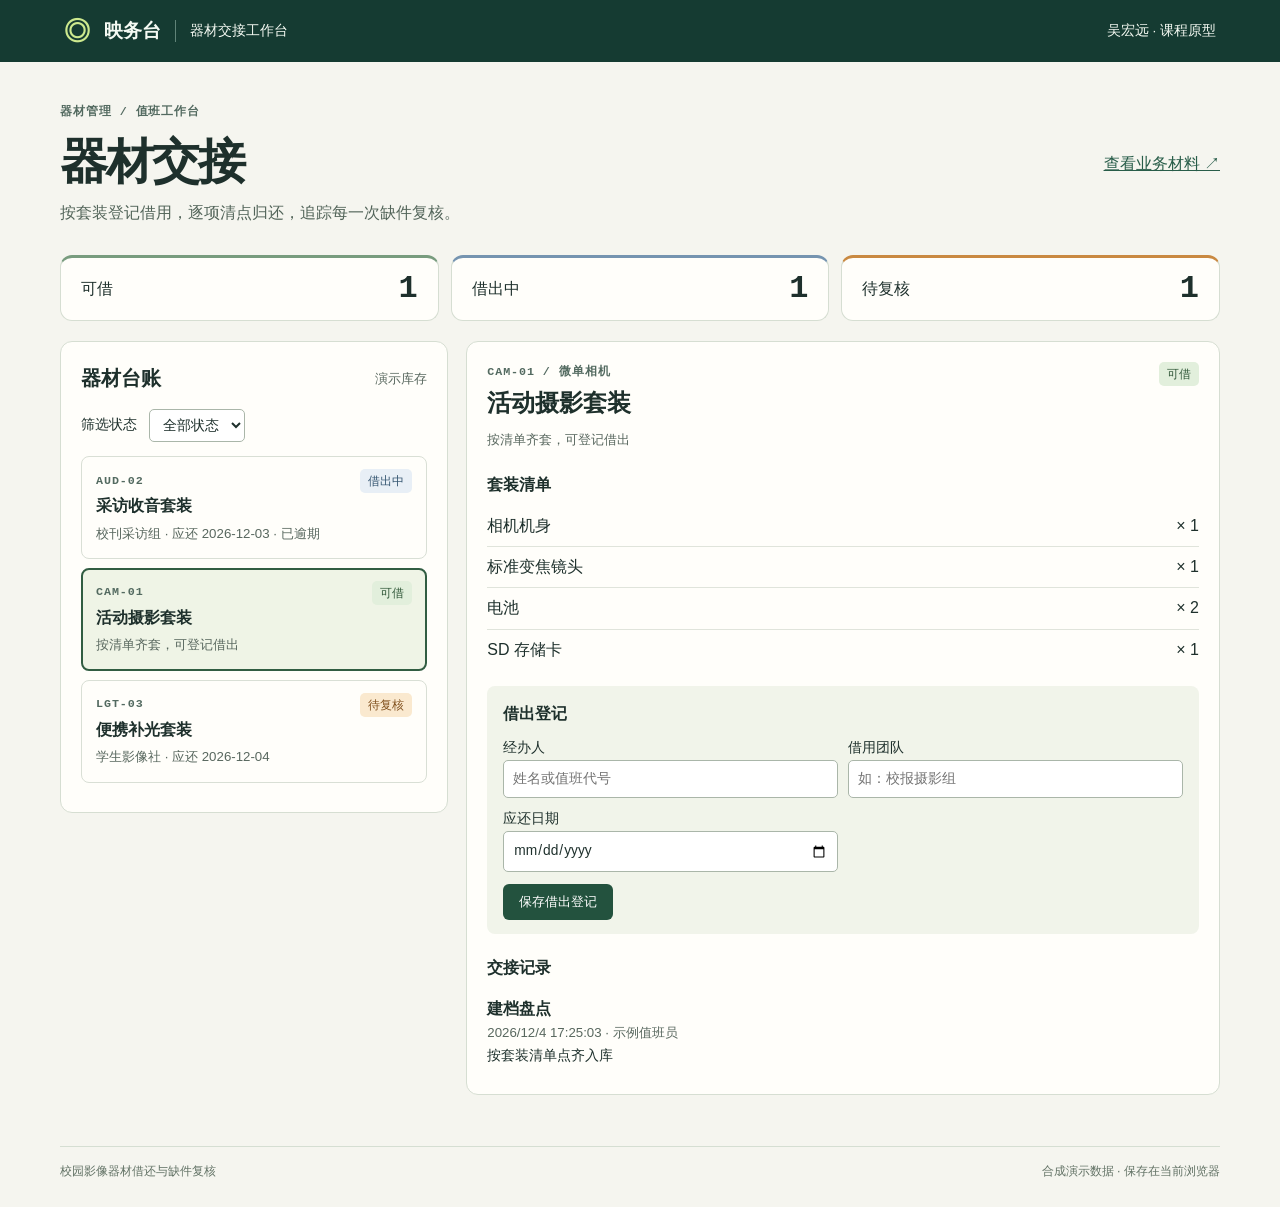
<file: index.html>
<!doctype html>
<html lang="zh-CN"><head><meta charset="utf-8"><meta name="viewport" content="width=device-width,initial-scale=1"><meta name="color-scheme" content="light"><title>映务台 · 器材借还与缺件复核</title><link rel="stylesheet" href="style.css"><script defer src="workflow.js"></script><script defer src="app.js"></script></head>
<body><header><div class="brand"><b class="lens" aria-hidden="true">◎</b><strong>映务台</strong><span>器材交接工作台</span></div><span>吴宏远 · 课程原型</span></header>
<main><div class="intro"><div><p class="eyebrow">器材管理 / 值班工作台</p><h1>器材交接</h1><p>按套装登记借用，逐项清点归还，追踪每一次缺件复核。</p></div><a href="docs/fieldwork.html">查看业务材料 ↗</a></div>
<div id="metrics" class="metrics" aria-label="库存统计"></div>
<div class="workspace"><section class="panel"><div class="panelhead"><h2>器材台账</h2><span class="muted">演示库存</span></div><label class="filter">筛选状态<select id="filter"><option value="">全部状态</option><option value="ready">可借</option><option value="out">借出中</option><option value="review">待复核</option></select></label><div id="list"></div></section>
<section class="panel detail" id="detail" aria-label="器材详情"></section></div>
<p id="message" role="status" aria-live="polite"></p>
</main><footer>校园影像器材借还与缺件复核 <span>合成演示数据 · 保存在当前浏览器</span></footer></body></html>
</file>
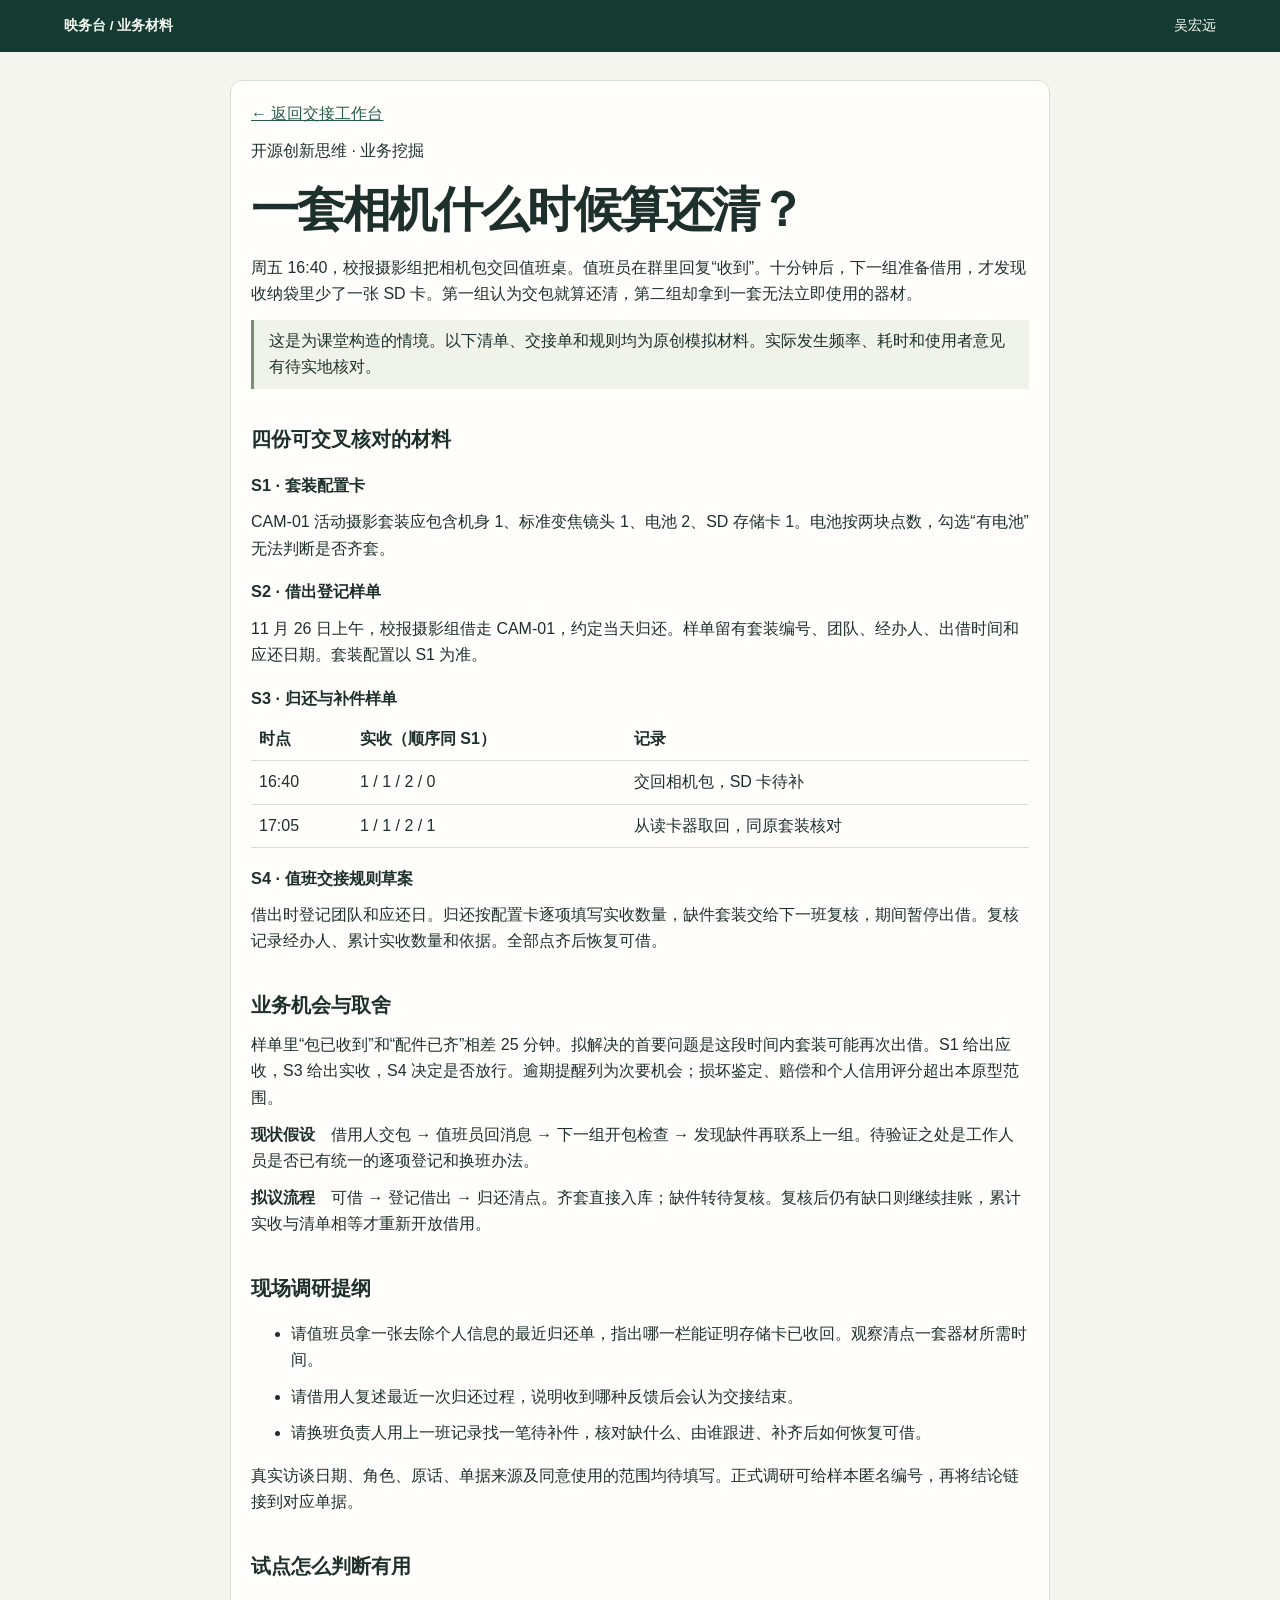
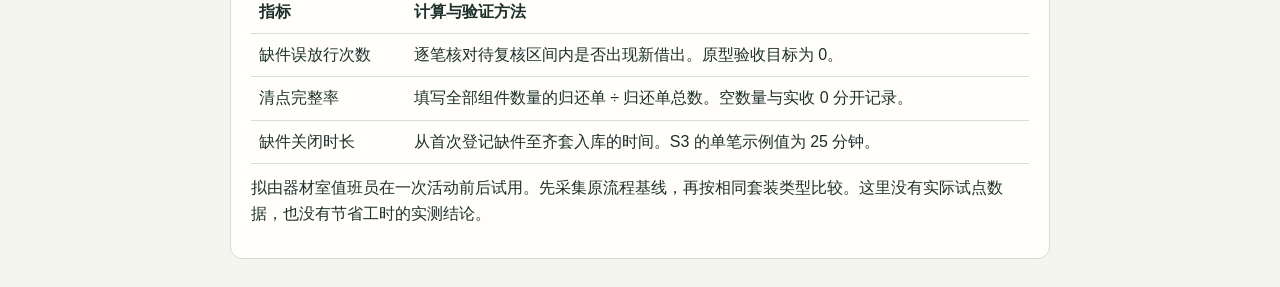
<file: docs/fieldwork.html>
<!doctype html><html lang="zh-CN"><head><meta charset="utf-8"><meta name="viewport" content="width=device-width, initial-scale=1"><title>业务挖掘与现场核对材料 · 映务台</title><link rel="stylesheet" href="../style.css"><style>article{max-width:820px;margin:28px auto;padding:clamp(16px,4vw,48px)}article p,article li{margin:.65em 0}article h2{margin:1.7em 0 .4em}article h3{margin:1em 0 .4em}article table{width:100%;border-collapse:collapse}article td,article th{text-align:left;padding:8px;border-bottom:1px solid #d6ded2}article blockquote{border-left:3px solid #739272;margin:12px 0;padding:8px 15px;background:#f0f3e9}@media print{header,a{display:none}.panel{border:0}}</style></head>
<body><header><strong>映务台 / 业务材料</strong><span>吴宏远</span></header><main><article class="panel"><a href="../index.html">← 返回交接工作台</a><p class="eyebrow">开源创新思维 · 业务挖掘</p><h1>一套相机什么时候算还清？</h1>
<p>周五 16:40，校报摄影组把相机包交回值班桌。值班员在群里回复“收到”。十分钟后，下一组准备借用，才发现收纳袋里少了一张 SD 卡。第一组认为交包就算还清，第二组却拿到一套无法立即使用的器材。</p>
<blockquote>这是为课堂构造的情境。以下清单、交接单和规则均为原创模拟材料。实际发生频率、耗时和使用者意见有待实地核对。</blockquote>
<h2>四份可交叉核对的材料</h2>
<h3>S1 · 套装配置卡</h3><p>CAM-01 活动摄影套装应包含机身 1、标准变焦镜头 1、电池 2、SD 存储卡 1。电池按两块点数，勾选“有电池”无法判断是否齐套。</p>
<h3>S2 · 借出登记样单</h3><p>11 月 26 日上午，校报摄影组借走 CAM-01，约定当天归还。样单留有套装编号、团队、经办人、出借时间和应还日期。套装配置以 S1 为准。</p>
<h3>S3 · 归还与补件样单</h3><table><thead><tr><th>时点</th><th>实收（顺序同 S1）</th><th>记录</th></tr></thead><tbody><tr><td>16:40</td><td>1 / 1 / 2 / 0</td><td>交回相机包，SD 卡待补</td></tr><tr><td>17:05</td><td>1 / 1 / 2 / 1</td><td>从读卡器取回，同原套装核对</td></tr></tbody></table>
<h3>S4 · 值班交接规则草案</h3><p>借出时登记团队和应还日。归还按配置卡逐项填写实收数量，缺件套装交给下一班复核，期间暂停出借。复核记录经办人、累计实收数量和依据。全部点齐后恢复可借。</p>
<h2>业务机会与取舍</h2><p>样单里“包已收到”和“配件已齐”相差 25 分钟。拟解决的首要问题是这段时间内套装可能再次出借。S1 给出应收，S3 给出实收，S4 决定是否放行。逾期提醒列为次要机会；损坏鉴定、赔偿和个人信用评分超出本原型范围。</p>
<p><strong>现状假设</strong>　借用人交包 → 值班员回消息 → 下一组开包检查 → 发现缺件再联系上一组。待验证之处是工作人员是否已有统一的逐项登记和换班办法。</p>
<p><strong>拟议流程</strong>　可借 → 登记借出 → 归还清点。齐套直接入库；缺件转待复核。复核后仍有缺口则继续挂账，累计实收与清单相等才重新开放借用。</p>
<h2>现场调研提纲</h2><ul><li>请值班员拿一张去除个人信息的最近归还单，指出哪一栏能证明存储卡已收回。观察清点一套器材所需时间。</li><li>请借用人复述最近一次归还过程，说明收到哪种反馈后会认为交接结束。</li><li>请换班负责人用上一班记录找一笔待补件，核对缺什么、由谁跟进、补齐后如何恢复可借。</li></ul><p>真实访谈日期、角色、原话、单据来源及同意使用的范围均待填写。正式调研可给样本匿名编号，再将结论链接到对应单据。</p>
<h2>试点怎么判断有用</h2><table><thead><tr><th>指标</th><th>计算与验证方法</th></tr></thead><tbody><tr><td>缺件误放行次数</td><td>逐笔核对待复核区间内是否出现新借出。原型验收目标为 0。</td></tr><tr><td>清点完整率</td><td>填写全部组件数量的归还单 ÷ 归还单总数。空数量与实收 0 分开记录。</td></tr><tr><td>缺件关闭时长</td><td>从首次登记缺件至齐套入库的时间。S3 的单笔示例值为 25 分钟。</td></tr></tbody></table>
<p>拟由器材室值班员在一次活动前后试用。先采集原流程基线，再按相同套装类型比较。这里没有实际试点数据，也没有节省工时的实测结论。</p></article></main></body></html>
</file>
<file: style.css>
:root{font-family:"Microsoft YaHei","PingFang SC",sans-serif;color:#1e302c;background:#f5f5ef;line-height:1.65}*{box-sizing:border-box}body{margin:0}header,footer,.intro,.panelhead,.row,.statsline{display:flex;justify-content:space-between;align-items:center;gap:14px}header{background:#153b32;color:#f5faf3;padding:15px max(5vw,20px);font-size:.85rem}.brand{display:flex;align-items:center;gap:14px}.brand strong{font-size:1.2rem}.brand span{border-left:1px solid #608378;padding-left:14px}.lens{font-size:1.65rem;line-height:1;color:#cde98e}main,footer{width:min(1160px,92%);margin:auto}.intro{padding:36px 0 24px}.intro p{margin:.25rem 0;color:#526459}.intro .eyebrow,.code{font:600 .73rem/1.8 Consolas,monospace;letter-spacing:.08em;color:#536a60}h1,h2,h3,h4,p{margin:0}h1{font-size:clamp(2rem,4vw,3rem);line-height:1.45;letter-spacing:-.04em}h2{font-size:1.25rem}h3{font-size:1.02rem;margin:20px 0 8px}a{color:#285d49}.metrics{display:grid;grid-template-columns:repeat(3,1fr);gap:12px;margin-bottom:20px}.metric,.panel{border:1px solid #d6ded2;background:#fffefa;border-radius:12px}.metric{padding:12px 20px;border-top:3px solid #789c7e}.metric.out{border-top-color:#7594b0}.metric.review{border-top-color:#c98941}.metric b{font:600 2rem/1.2 Consolas,monospace}.workspace{display:grid;grid-template-columns:minmax(250px,.85fr) minmax(0,1.65fr);gap:18px;align-items:start}.panel{padding:20px}.muted,small,.meta{font-size:.83rem;color:#58675e}.filter{display:flex;align-items:center;gap:12px;font-size:.85rem;margin:14px 0}.card{font:inherit;text-align:left;width:100%;background:transparent;border:1px solid #d9dfd5;border-radius:8px;padding:12px 14px;margin:0 0 9px;cursor:pointer;color:inherit}.card[aria-pressed=true]{border:2px solid #315d42;background:#eff4e6;padding:11px 13px}.badge{font-size:.76rem;padding:2px 8px;border-radius:5px;background:#e2efdc;color:#315839;white-space:nowrap}.badge.out{background:#e8eff6;color:#345570}.badge.review{background:#fae9cf;color:#80501d}.detail .row:first-child{align-items:flex-start}.detail h2{font-size:1.5rem}.meta{margin-top:6px}.parts,.events{padding:0;margin:0;list-style:none}.parts li,.events li{border-bottom:1px solid #e0e4db;padding:7px 0}.events li:last-child,.parts li:last-child{border-bottom:0}.events p{font-size:.88rem}.events small{display:block}.actionbox{margin:16px 0;background:#f1f4ea;border-radius:8px;padding:14px 16px}.actionbox h3{margin:0 0 10px}.fields{display:grid;grid-template-columns:repeat(2,minmax(0,1fr));gap:10px}label{font-size:.86rem}input,select{display:block;font:inherit;width:100%;border:1px solid #aab6a9;border-radius:5px;padding:7px 9px;background:white;color:inherit}.filter select{width:auto}.primary{background:#23523e;color:white;border:0;border-radius:6px;padding:9px 16px;font:600 .9rem/1.6 inherit;cursor:pointer;margin-top:12px}.primary:disabled{opacity:.55}.notice{color:#824d15;font-size:.86rem;margin:6px 0}.empty{padding:16px 0;color:#66756b}#message{min-height:1.7em;margin:12px 0;color:#294e37}footer{border-top:1px solid #d5ded2;padding:14px 0 25px;font-size:.78rem;color:#627265}button:focus-visible,a:focus-visible,input:focus-visible,select:focus-visible{outline:3px solid #386fbb;outline-offset:2px}@media(max-width:760px){.workspace{grid-template-columns:1fr}.intro{align-items:flex-start;flex-direction:column}.brand span{display:none}.metrics{gap:7px}.metric{padding:8px}.metric b{font-size:1.4rem}.metric .statsline{gap:4px;flex-wrap:wrap}.panel{padding:15px}.fields{grid-template-columns:1fr}footer{align-items:flex-start;flex-direction:column;gap:0}}
</file>
